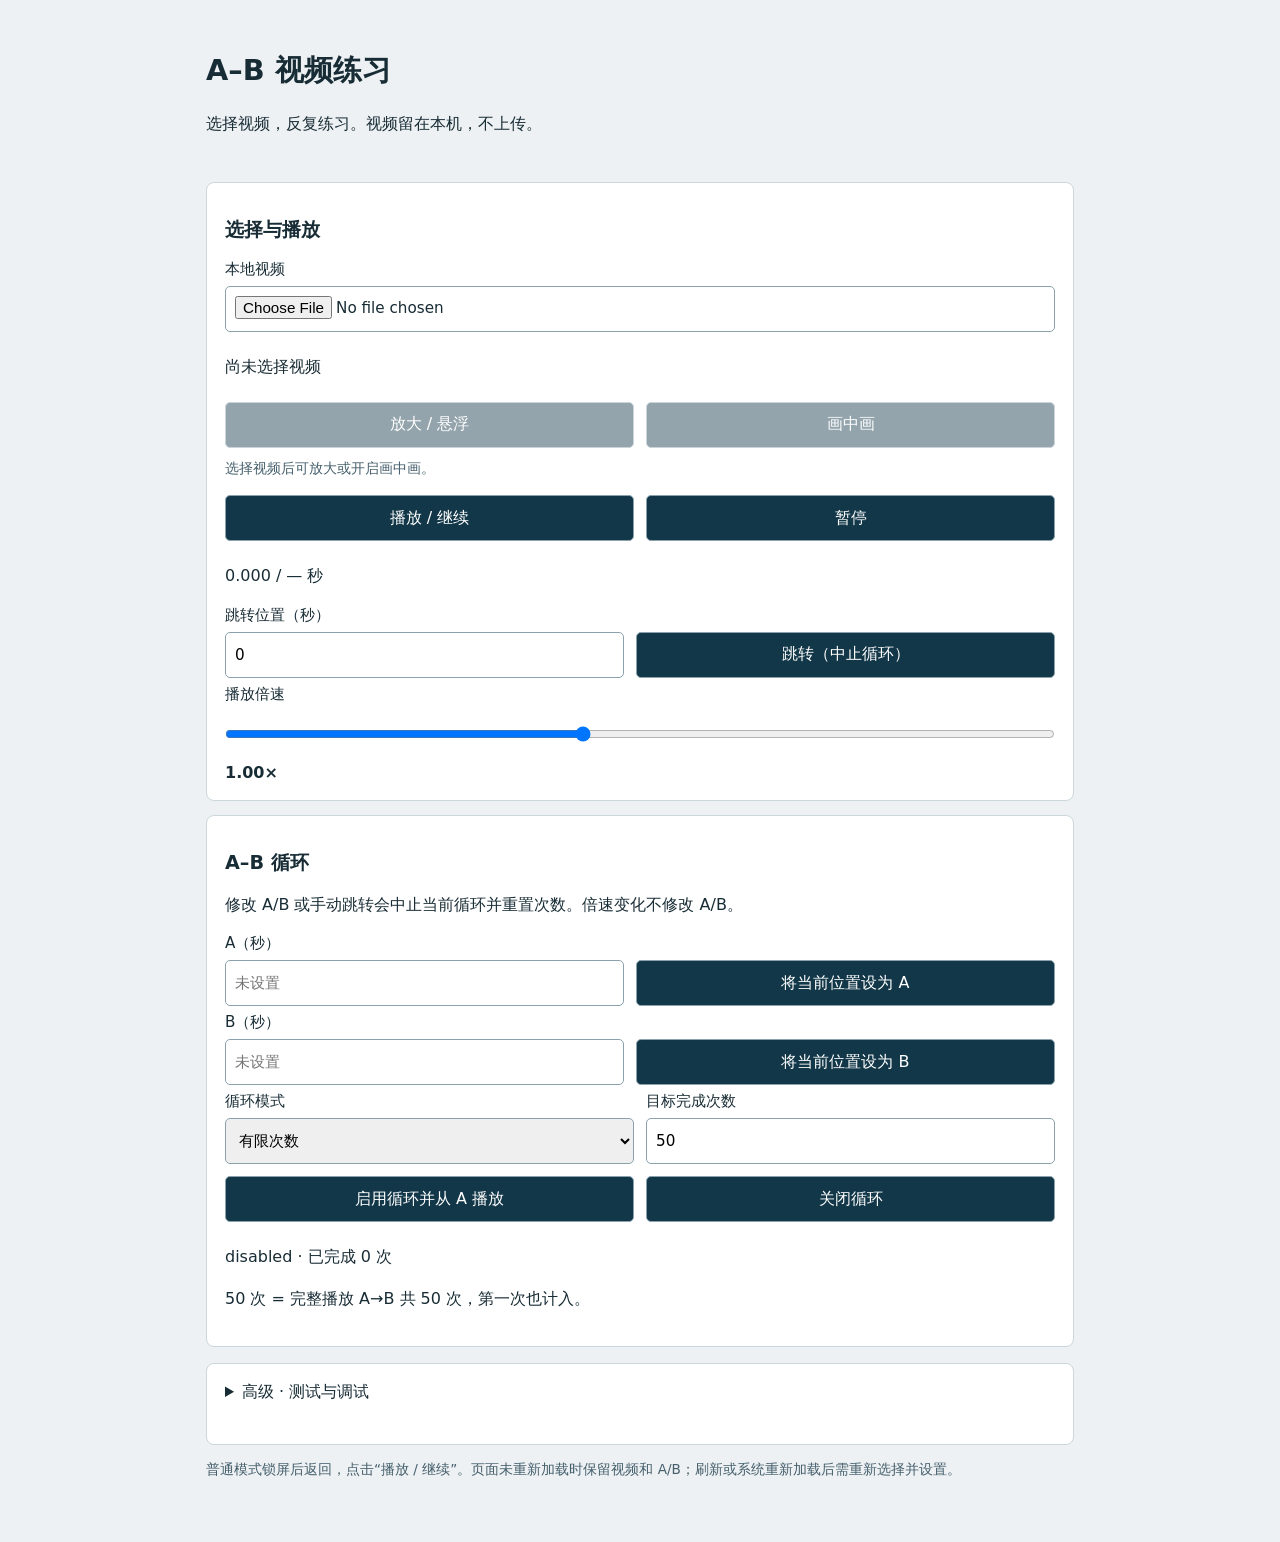
<file: index.html>
<!doctype html>
<html lang="zh-CN"><head><meta charset="utf-8"><meta name="viewport" content="width=device-width,initial-scale=1,viewport-fit=cover">
<meta name="theme-color" content="#123748"><meta name="description" content="本地视频 A-B 循环能力验证"><link rel="manifest" href="./manifest.json"><link rel="icon" href="./icon.svg" type="image/svg+xml">
<title>My AB Loop · A–B 练习</title><link rel="stylesheet" href="./style.css"></head>
<body><main>
<header><h1>A–B 视频练习</h1><p>选择视频，反复练习。视频留在本机，不上传。</p></header>
<section><h2>选择与播放</h2><label>本地视频<input id="file" type="file" accept="video/*"></label><p id="file-name">尚未选择视频</p><div id="video-panel"><div id="video-mount"></div>
<div class="row"><button id="expand-video" disabled aria-pressed="false">放大 / 悬浮</button><button id="pip-video" disabled aria-pressed="false">画中画</button></div>
<p id="presentation-status" role="status" aria-live="polite">选择视频后可放大或开启画中画。</p></div>
<div class="row"><button id="play">播放 / 继续</button><button id="pause">暂停</button></div>
<p id="position">0.000 / — 秒</p><div class="row"><label>跳转位置（秒）<input id="seek-time" type="number" min="0" step="0.001" value="0"></label><button id="seek">跳转（中止循环）</button></div>
<label>播放倍速<input id="rate" type="range" min="0.25" max="2" step="0.05" value="1"></label><output id="rate-value">1.00×</output></section>
<section><h2>A–B 循环</h2><p>修改 A/B 或手动跳转会中止当前循环并重置次数。倍速变化不修改 A/B。</p>
<div class="row"><label>A（秒）<input id="a" type="number" min="0" step="0.001" placeholder="未设置"></label><button id="set-a">将当前位置设为 A</button></div>
<div class="row"><label>B（秒）<input id="b" type="number" min="0" step="0.001" placeholder="未设置"></label><button id="set-b">将当前位置设为 B</button></div>
<div class="row"><label>循环模式<select id="mode"><option value="finite">有限次数</option><option value="infinite">连续 / 无限</option></select></label>
<label>目标完成次数<input id="target" type="number" min="1" step="1" value="50"></label></div>
<div class="row"><button id="enable">启用循环并从 A 播放</button><button id="disable">关闭循环</button></div>
<p id="loop-status">disabled · 已完成 0 次</p><p>50 次 = 完整播放 A→B 共 50 次，第一次也计入。</p></section>
<p id="error" role="status" aria-live="polite"></p>
<details id="advanced"><summary>高级 · 测试与调试</summary>
<section><h2>独立验证</h2><p>时间精度只测量，不设定通过容差。测试需要已加载的视频；矩阵需要至少 14 秒。</p>
<label>测试用例<select id="test-case"></select></label><div class="row"><label>设备与系统版本<input id="device" placeholder="例如 iPhone 16 Pro Max / iOS 版本"></label><label>测试媒体说明<input id="fixture" placeholder="编码、帧率、文件大小或测试片编号"></label></div>
<label>替换测试使用的第二个视频<input id="replacement" type="file" accept="video/*"></label>
<div class="row"><button id="run-test">运行所选测试</button><button id="stop-test">停止并报告</button><button id="export" disabled>导出原始报告 JSON</button></div>
<p id="test-status">尚未运行 · DEVICE / PWA 未验证</p><pre id="report">没有测试报告。</pre></section>
<details><summary>工程调试状态（不是测试结论）</summary><pre id="debug"></pre></details>
<p id="pwa-status">正在检查离线缓存…</p><a href="./tests/index.html">测试说明</a>
</details>
<footer><p>普通模式锁屏后返回，点击“播放 / 继续”。页面未重新加载时保留视频和 A/B；刷新或系统重新加载后需重新选择并设置。</p></footer>
</main><script type="module" src="./src/ui.js"></script><script type="module" src="./tests/panel.js"></script></body></html>
</file>
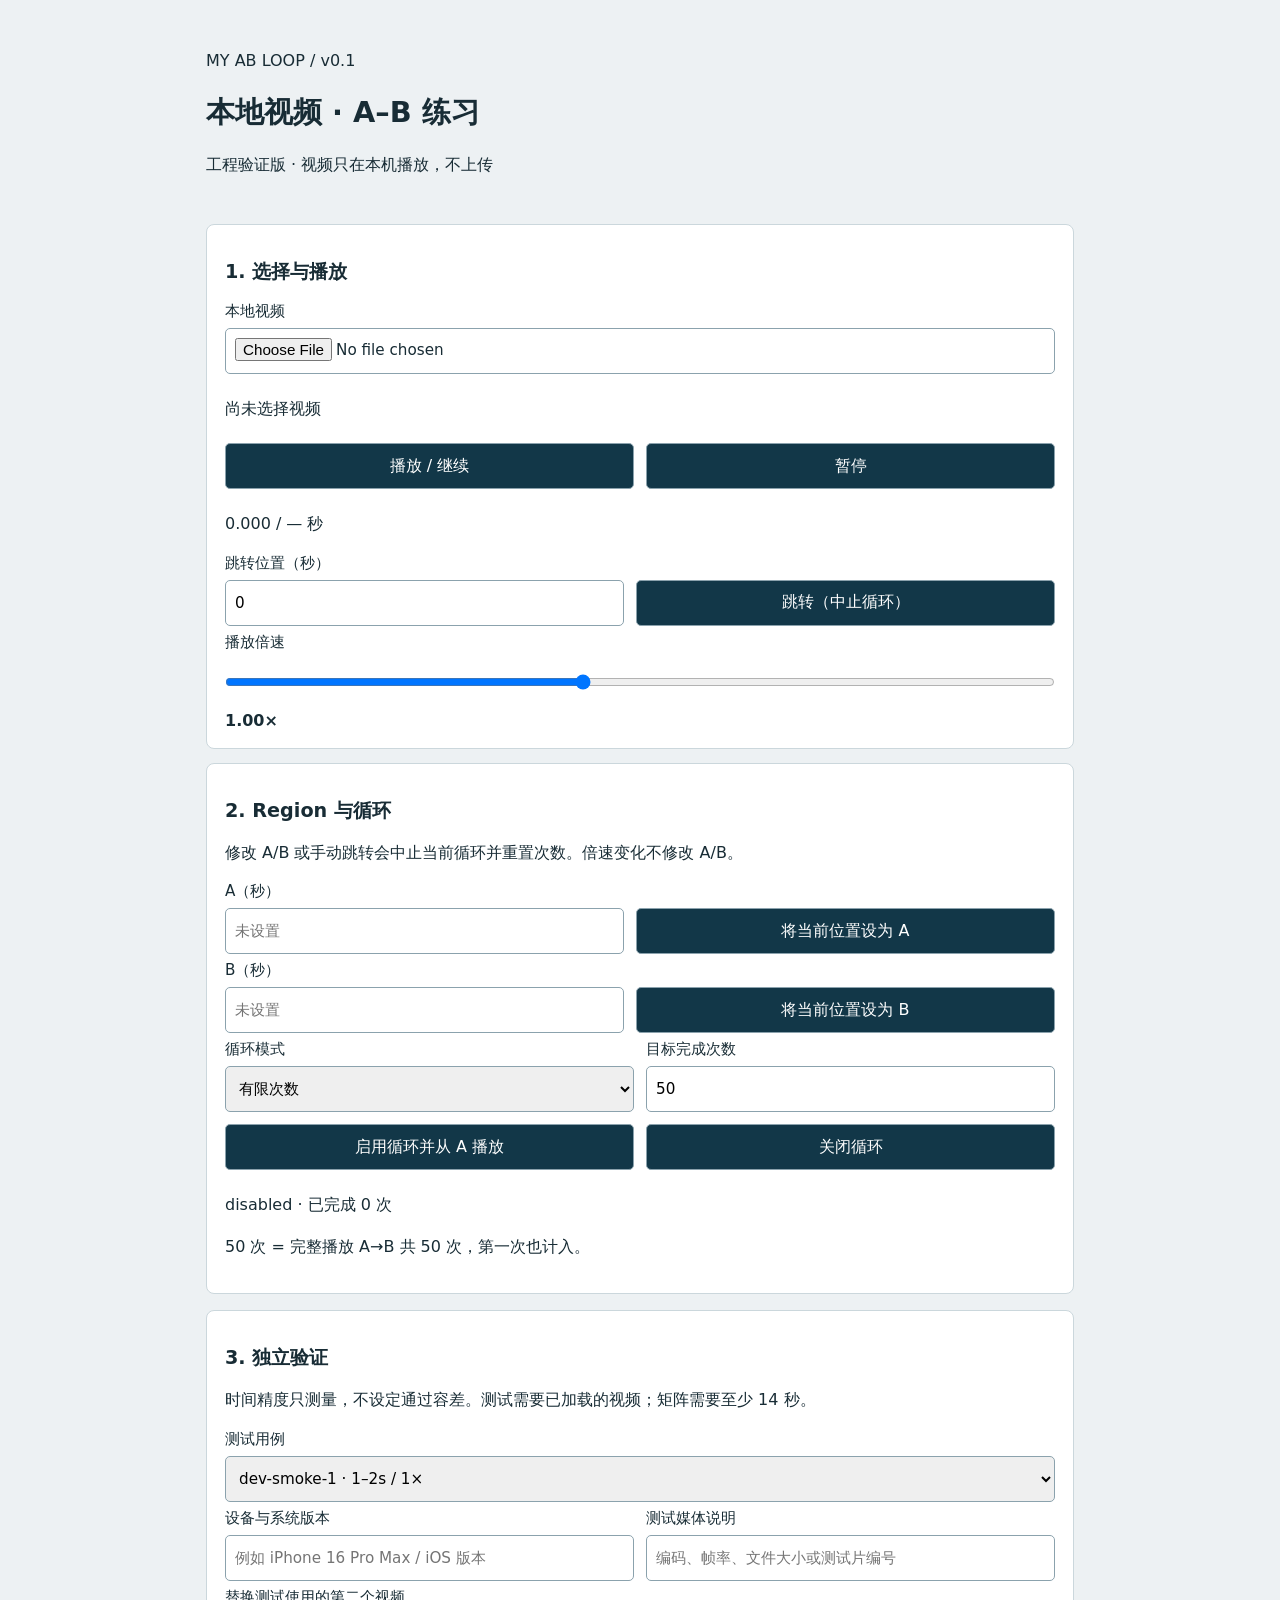
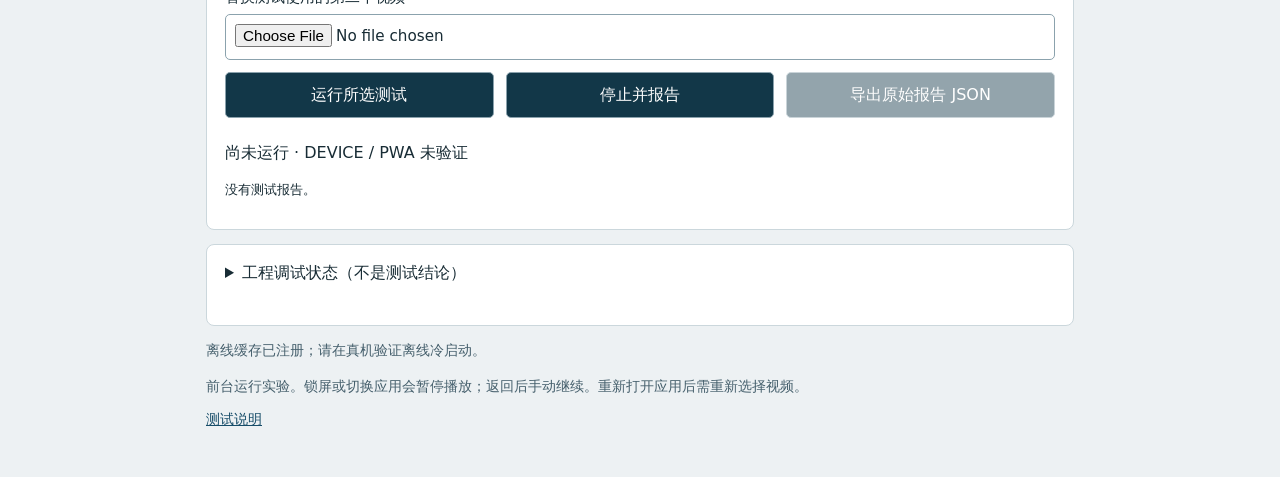
<file: github-pages-upload/index.html>
<!doctype html>
<html lang="zh-CN"><head><meta charset="utf-8"><meta name="viewport" content="width=device-width,initial-scale=1,viewport-fit=cover">
<meta name="theme-color" content="#123748"><meta name="description" content="本地视频 A-B 循环能力验证"><link rel="manifest" href="./manifest.json"><link rel="icon" href="./icon.svg" type="image/svg+xml">
<title>My AB Loop · v0.1 实验核心</title><link rel="stylesheet" href="./style.css"></head>
<body><main>
<header><p>MY AB LOOP / v0.1</p><h1>本地视频 · A–B 练习</h1><p>工程验证版 · 视频只在本机播放，不上传</p></header>
<section><h2>1. 选择与播放</h2><label>本地视频<input id="file" type="file" accept="video/*"></label><p id="file-name">尚未选择视频</p><div id="video-mount"></div>
<div class="row"><button id="play">播放 / 继续</button><button id="pause">暂停</button></div>
<p id="position">0.000 / — 秒</p><div class="row"><label>跳转位置（秒）<input id="seek-time" type="number" min="0" step="0.001" value="0"></label><button id="seek">跳转（中止循环）</button></div>
<label>播放倍速<input id="rate" type="range" min="0.25" max="2" step="0.05" value="1"></label><output id="rate-value">1.00×</output></section>
<section><h2>2. Region 与循环</h2><p>修改 A/B 或手动跳转会中止当前循环并重置次数。倍速变化不修改 A/B。</p>
<div class="row"><label>A（秒）<input id="a" type="number" min="0" step="0.001" placeholder="未设置"></label><button id="set-a">将当前位置设为 A</button></div>
<div class="row"><label>B（秒）<input id="b" type="number" min="0" step="0.001" placeholder="未设置"></label><button id="set-b">将当前位置设为 B</button></div>
<div class="row"><label>循环模式<select id="mode"><option value="finite">有限次数</option><option value="infinite">连续 / 无限</option></select></label>
<label>目标完成次数<input id="target" type="number" min="1" step="1" value="50"></label></div>
<div class="row"><button id="enable">启用循环并从 A 播放</button><button id="disable">关闭循环</button></div>
<p id="loop-status">disabled · 已完成 0 次</p><p>50 次 = 完整播放 A→B 共 50 次，第一次也计入。</p></section>
<p id="error" role="status" aria-live="polite"></p>
<section><h2>3. 独立验证</h2><p>时间精度只测量，不设定通过容差。测试需要已加载的视频；矩阵需要至少 14 秒。</p>
<label>测试用例<select id="test-case"></select></label><div class="row"><label>设备与系统版本<input id="device" placeholder="例如 iPhone 16 Pro Max / iOS 版本"></label><label>测试媒体说明<input id="fixture" placeholder="编码、帧率、文件大小或测试片编号"></label></div>
<label>替换测试使用的第二个视频<input id="replacement" type="file" accept="video/*"></label>
<div class="row"><button id="run-test">运行所选测试</button><button id="stop-test">停止并报告</button><button id="export" disabled>导出原始报告 JSON</button></div>
<p id="test-status">尚未运行 · DEVICE / PWA 未验证</p><pre id="report">没有测试报告。</pre></section>
<details><summary>工程调试状态（不是测试结论）</summary><pre id="debug"></pre></details>
<footer><p id="pwa-status">正在检查离线缓存…</p><p>前台运行实验。锁屏或切换应用会暂停播放；返回后手动继续。重新打开应用后需重新选择视频。</p><a href="./tests/index.html">测试说明</a></footer>
</main><script type="module" src="./src/ui.js"></script><script type="module" src="./tests/panel.js"></script></body></html>
</file>
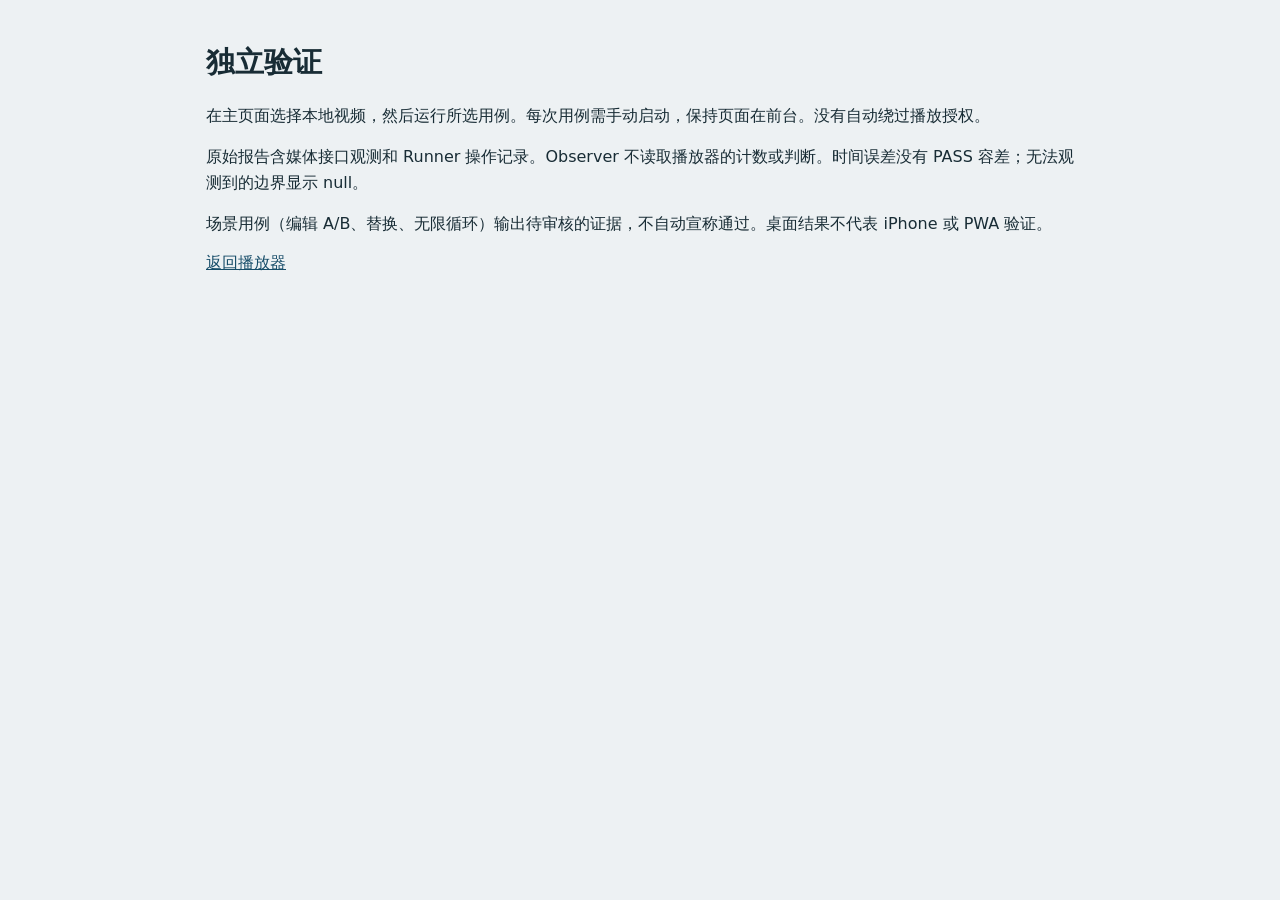
<file: tests/index.html>
<!doctype html><html lang="zh-CN"><meta charset="utf-8"><meta name="viewport" content="width=device-width,initial-scale=1"><title>独立验证说明</title><link rel="stylesheet" href="../style.css"><main><h1>独立验证</h1><p>在主页面选择本地视频，然后运行所选用例。每次用例需手动启动，保持页面在前台。没有自动绕过播放授权。</p><p>原始报告含媒体接口观测和 Runner 操作记录。Observer 不读取播放器的计数或判断。时间误差没有 PASS 容差；无法观测到的边界显示 null。</p><p>场景用例（编辑 A/B、替换、无限循环）输出待审核的证据，不自动宣称通过。桌面结果不代表 iPhone 或 PWA 验证。</p><a href="../">返回播放器</a></main></html>
</file>
<file: style.css>
:root{font-family:system-ui,-apple-system,sans-serif;color:#182c35;background:#edf1f3;color-scheme:light}*{box-sizing:border-box}body{margin:0}main{max-width:900px;margin:auto;padding:24px 16px 48px}header{padding:8px 0 16px}h1{font-size:1.8rem}h2{font-size:1.2rem}section,details{background:white;border:1px solid #cbd7dc;border-radius:8px;padding:18px;margin:14px 0}p{line-height:1.6}label{display:block;flex:1;min-width:150px;font-size:.95rem}input,select,button{font:inherit;min-height:46px;margin:6px 0;padding:9px;border:1px solid #8ba2ad;border-radius:5px}input:not([type=range]),select{width:100%}input[type=range]{width:100%}button{background:#123748;color:white;cursor:pointer}button:disabled{opacity:.45;cursor:default}.row{display:flex;align-items:end;gap:12px;flex-wrap:wrap}.row button{flex:1}video{display:block;width:100%;max-height:48vh;background:#101820}#error{color:#922619;white-space:pre-wrap}pre{white-space:pre-wrap;overflow-wrap:anywhere;font-size:.8rem;max-height:450px;overflow:auto}summary{min-height:44px;cursor:pointer}output{font-variant-numeric:tabular-nums;font-weight:700}footer{font-size:.85rem;color:#455f6c}a{color:#174d69}:focus-visible{outline:3px solid #cf7e12;outline-offset:2px}@media(max-width:460px){main{padding:12px}section{padding:12px}.row{gap:8px}h1{font-size:1.5rem}}

#video-panel{background:#fff;border-radius:8px}#presentation-status{font-size:.85rem;color:#455f6c;margin:4px 0 10px}.video-expanded{position:fixed;z-index:20;top:env(safe-area-inset-top,0px);left:50%;transform:translateX(-50%);width:min(100%,1000px);padding:8px 12px;box-shadow:0 5px 24px #0004}.video-expanded video{height:38vh;height:38dvh;max-height:38dvh;object-fit:contain}.video-expanded .row{flex-wrap:nowrap}.video-expanded #presentation-status{margin:0;font-size:.8rem}body:has(.video-expanded){padding-top:calc(38vh + 120px);padding-top:calc(38dvh + 120px)}@media(max-height:500px){.video-expanded{width:48%;left:0;transform:none}.video-expanded video{height:48vh;max-height:48vh}body:has(.video-expanded){padding-top:0;padding-left:49%}.video-expanded .row{gap:4px}.video-expanded button{font-size:.8rem;padding:6px}}
</file>
<file: github-pages-upload/style.css>
:root{font-family:system-ui,-apple-system,sans-serif;color:#182c35;background:#edf1f3;color-scheme:light}*{box-sizing:border-box}body{margin:0}main{max-width:900px;margin:auto;padding:24px 16px 48px}header{padding:8px 0 16px}h1{font-size:1.8rem}h2{font-size:1.2rem}section,details{background:white;border:1px solid #cbd7dc;border-radius:8px;padding:18px;margin:14px 0}p{line-height:1.6}label{display:block;flex:1;min-width:150px;font-size:.95rem}input,select,button{font:inherit;min-height:46px;margin:6px 0;padding:9px;border:1px solid #8ba2ad;border-radius:5px}input:not([type=range]),select{width:100%}input[type=range]{width:100%}button{background:#123748;color:white;cursor:pointer}button:disabled{opacity:.45;cursor:default}.row{display:flex;align-items:end;gap:12px;flex-wrap:wrap}.row button{flex:1}video{display:block;width:100%;max-height:48vh;background:#101820}#error{color:#922619;white-space:pre-wrap}pre{white-space:pre-wrap;overflow-wrap:anywhere;font-size:.8rem;max-height:450px;overflow:auto}summary{min-height:44px;cursor:pointer}output{font-variant-numeric:tabular-nums;font-weight:700}footer{font-size:.85rem;color:#455f6c}a{color:#174d69}:focus-visible{outline:3px solid #cf7e12;outline-offset:2px}@media(max-width:460px){main{padding:12px}section{padding:12px}.row{gap:8px}h1{font-size:1.5rem}}
</file>
